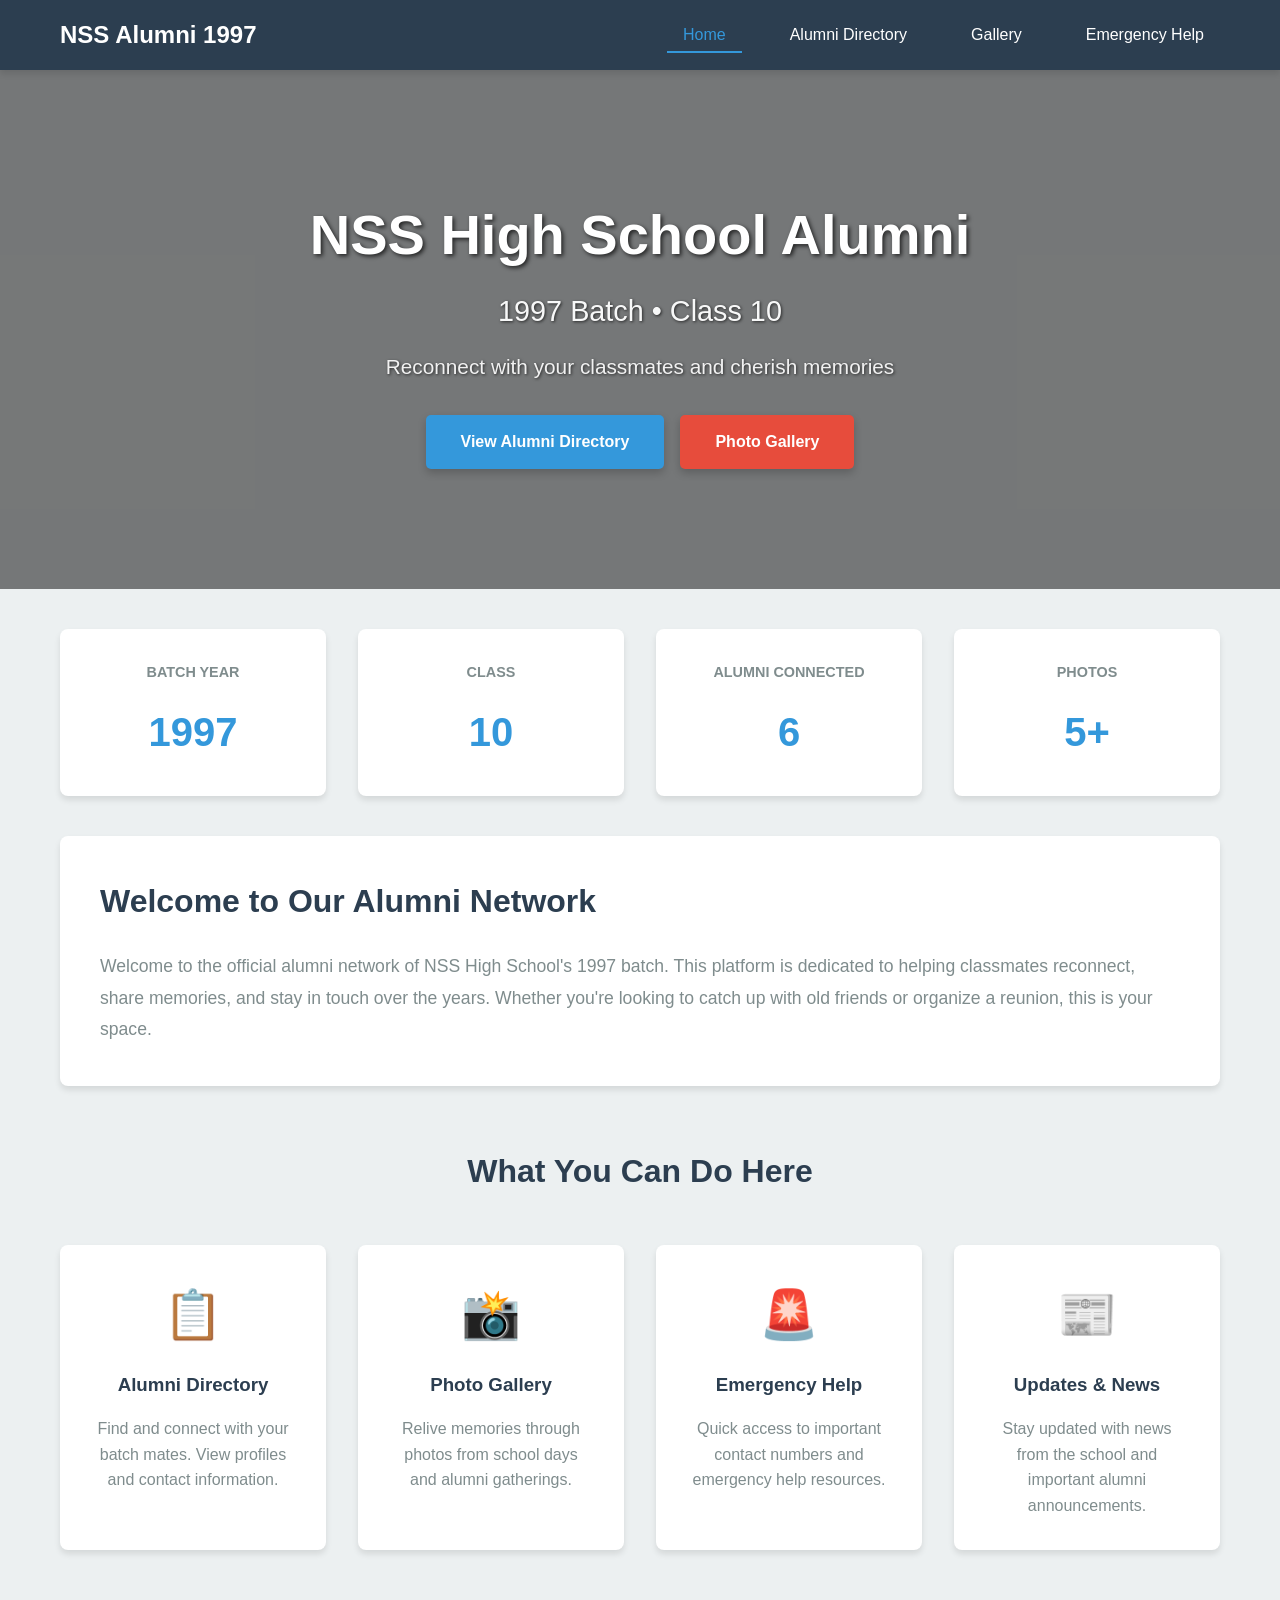
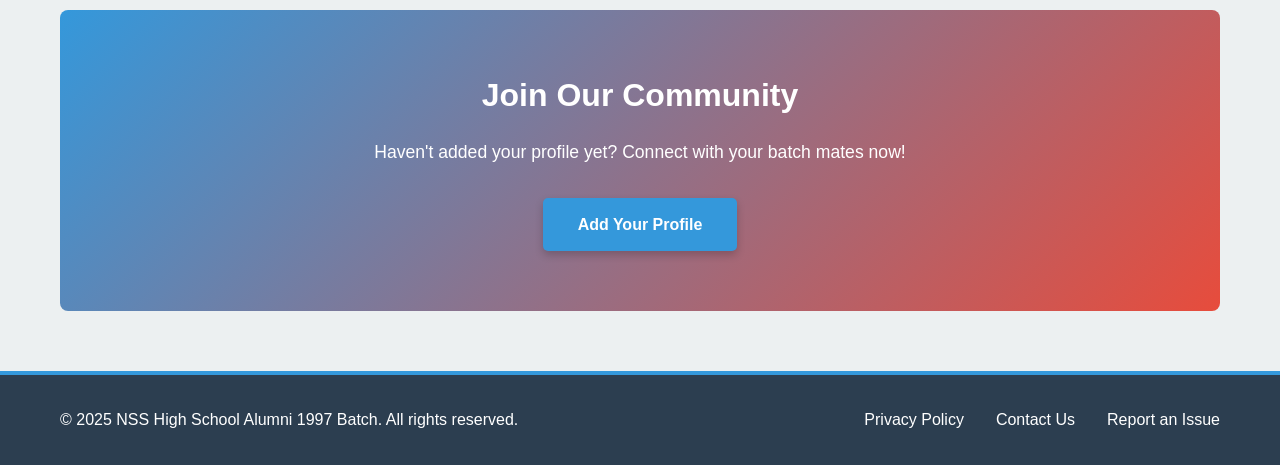
<file: index.html>
<!DOCTYPE html>
<html lang="en">
<head>
    <meta charset="UTF-8">
    <meta name="viewport" content="width=device-width, initial-scale=1.0">
    <title>NSS Alumni - 1997 Batch</title>
    <link rel="stylesheet" href="css/style.css">
</head>
<body>
    <!-- Navigation -->
    <nav class="navbar">
        <div class="container">
            <div class="logo">NSS Alumni 1997</div>
            <ul class="nav-links">
                <li><a href="index.html" class="active">Home</a></li>
                <li><a href="alumni-directory.html">Alumni Directory</a></li>
                <li><a href="gallery.html">Gallery</a></li>
                <li><a href="emergency-contacts.html">Emergency Help</a></li>
            </ul>
        </div>
    </nav>

    <!-- Hero Section with School Background -->
    <header class="hero" style="background-image: url('https://lh3.googleusercontent.com/gps-cs-s/APNQkAFYz4IyRVld45TRjJqYUSf6yYrfcVFNgWP-8FRZVk7A5KbQNHqug8asYA7JiuMoKFDiRvlHr9TeQgzfeVIiwol9nDiadaDcgwjrZmn5acUuZH1-QXqyb_sabl-X41OpJhSmyrLj=s1360-w1360-h1020'); background-size: cover; background-position: center; background-attachment: fixed;">
        <div class="hero-overlay"></div>
        <div class="hero-content">
            <h1>NSS High School Alumni</h1>
            <p class="tagline">1997 Batch • Class 10</p>
            <p class="subtitle">Reconnect with your classmates and cherish memories</p>
            <div class="hero-buttons">
                <a href="alumni-directory.html" class="btn btn-primary">View Alumni Directory</a>
                <a href="gallery.html" class="btn btn-secondary">Photo Gallery</a>
            </div>
        </div>
    </header>

    <!-- Main Content -->
    <main class="container">
        <!-- Quick Stats -->
        <section class="stats">
            <div class="stat-card">
                <h3>Batch Year</h3>
                <p class="stat-value">1997</p>
            </div>
            <div class="stat-card">
                <h3>Class</h3>
                <p class="stat-value">10</p>
            </div>
            <div class="stat-card">
                <h3>Alumni Connected</h3>
                <p class="stat-value" id="alumni-count">6</p>
            </div>
            <div class="stat-card">
                <h3>Photos</h3>
                <p class="stat-value" id="photo-count">5+</p>
            </div>
        </section>

        <!-- About Section -->
        <section class="about">
            <h2>Welcome to Our Alumni Network</h2>
            <p>
                Welcome to the official alumni network of NSS High School's 1997 batch. This platform is dedicated to 
                helping classmates reconnect, share memories, and stay in touch over the years. Whether you're looking 
                to catch up with old friends or organize a reunion, this is your space.
            </p>
        </section>

        <!-- Features Section -->
        <section class="features">
            <h2>What You Can Do Here</h2>
            <div class="feature-grid">
                <div class="feature-card">
                    <div class="feature-icon">📋</div>
                    <h3>Alumni Directory</h3>
                    <p>Find and connect with your batch mates. View profiles and contact information.</p>
                </div>
                <div class="feature-card">
                    <div class="feature-icon">📸</div>
                    <h3>Photo Gallery</h3>
                    <p>Relive memories through photos from school days and alumni gatherings.</p>
                </div>
                <div class="feature-card">
                    <div class="feature-icon">🚨</div>
                    <h3>Emergency Help</h3>
                    <p>Quick access to important contact numbers and emergency help resources.</p>
                </div>
                <div class="feature-card">
                    <div class="feature-icon">📰</div>
                    <h3>Updates & News</h3>
                    <p>Stay updated with news from the school and important alumni announcements.</p>
                </div>
            </div>
        </section>

        <!-- Call to Action -->
        <section class="cta">
            <h2>Join Our Community</h2>
            <p>Haven't added your profile yet? Connect with your batch mates now!</p>
            <a href="alumni-directory.html" class="btn btn-primary">Add Your Profile</a>
        </section>
    </main>

    <!-- Footer -->
    <footer class="footer">
        <div class="container">
            <p>&copy; 2025 NSS High School Alumni 1997 Batch. All rights reserved.</p>
            <div class="footer-links">
                <a href="#">Privacy Policy</a>
                <a href="#">Contact Us</a>
                <a href="#">Report an Issue</a>
            </div>
        </div>
    </footer>

    <script src="js/script.js"></script>
</body>
</html>
</file>
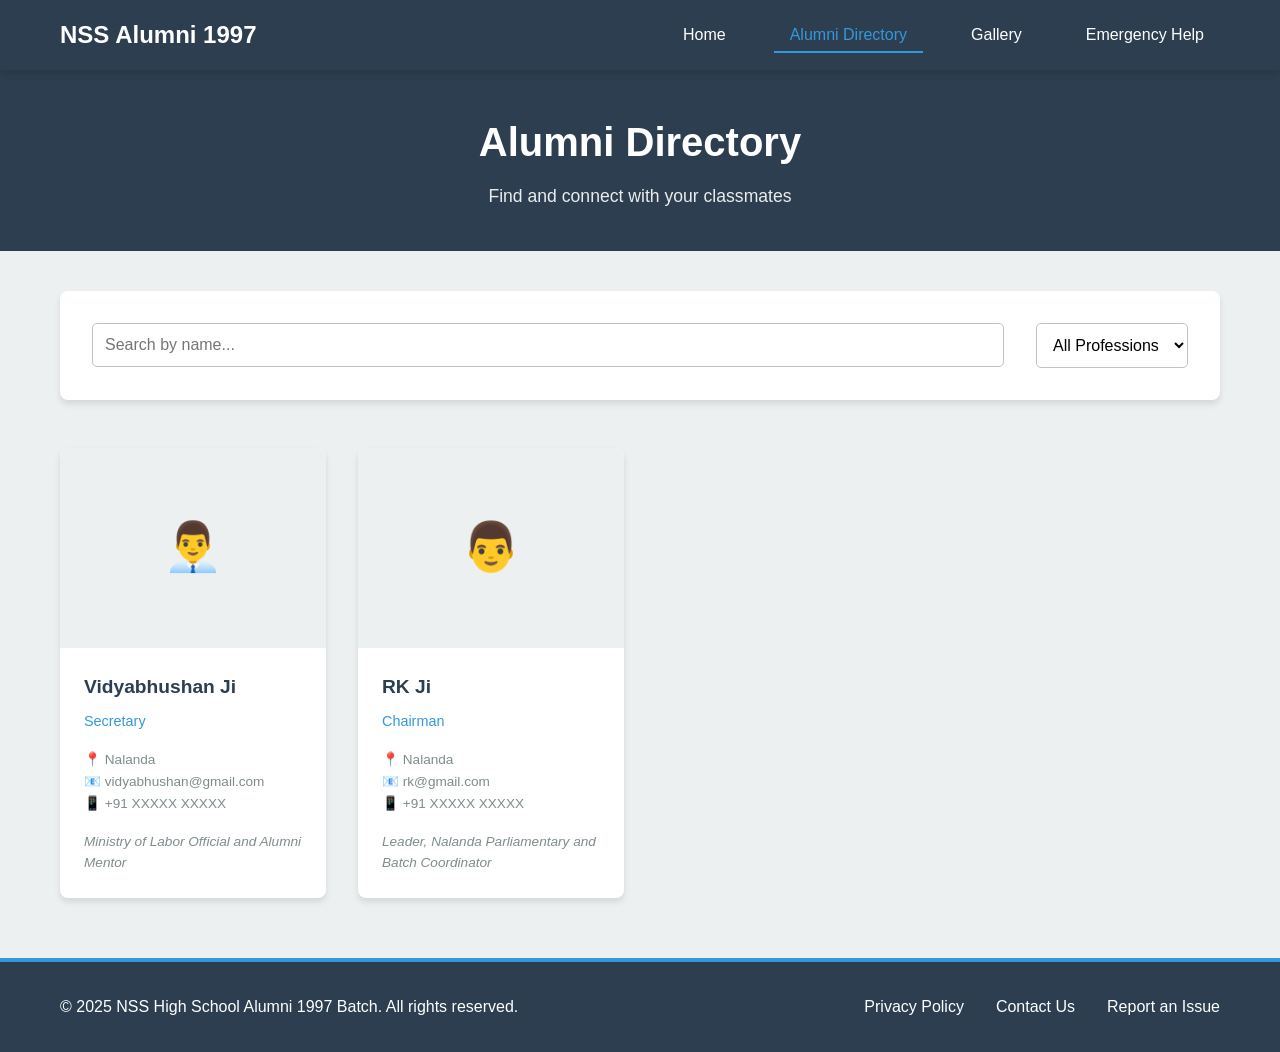
<file: alumni-directory.html>
<!DOCTYPE html>
<html lang="en">
<head>
    <meta charset="UTF-8">
    <meta name="viewport" content="width=device-width, initial-scale=1.0">
    <title>Alumni Directory - NSS Alumni 1997</title>
    <link rel="stylesheet" href="css/style.css">
</head>
<body>
    <!-- Navigation -->
    <nav class="navbar">
        <div class="container">
            <div class="logo">NSS Alumni 1997</div>
            <ul class="nav-links">
                <li><a href="index.html">Home</a></li>
                <li><a href="alumni-directory.html" class="active">Alumni Directory</a></li>
                <li><a href="gallery.html">Gallery</a></li>
                <li><a href="emergency-contacts.html">Emergency Help</a></li>
            </ul>
        </div>
    </nav>

    <!-- Page Header -->
    <header class="page-header">
        <h1>Alumni Directory</h1>
        <p>Find and connect with your classmates</p>
    </header>

    <main class="container">
        <!-- Search and Filter -->
        <section class="directory-controls">
            <div class="search-box">
                <input type="text" id="search-input" placeholder="Search by name..." class="search-input">
            </div>
            <div class="filter-options">
                <select id="filter-profession" class="filter-select">
                    <option value="">All Professions</option>
                    <option value="Engineer">Engineer</option>
                    <option value="Doctor">Doctor</option>
                    <option value="Teacher">Teacher</option>
                    <option value="Business">Business</option>
                    <option value="Other">Other</option>
                </select>
            </div>
        </section>

        <!-- Alumni Grid -->
        <section class="alumni-grid" id="alumni-grid">
            <!-- Alumni cards will be loaded here from JSON -->
        </section>

        <!-- No Results Message -->
        <section id="no-results" class="no-results" style="display: none;">
            <p>No alumni found matching your criteria.</p>
        </section>
    </main>

    <!-- Footer -->
    <footer class="footer">
        <div class="container">
            <p>&copy; 2025 NSS High School Alumni 1997 Batch. All rights reserved.</p>
            <div class="footer-links">
                <a href="#">Privacy Policy</a>
                <a href="#">Contact Us</a>
                <a href="#">Report an Issue</a>
            </div>
        </div>
    </footer>

    <script src="js/script.js"></script>
    <script src="js/alumni-directory.js"></script>
</body>
</html>
</file>
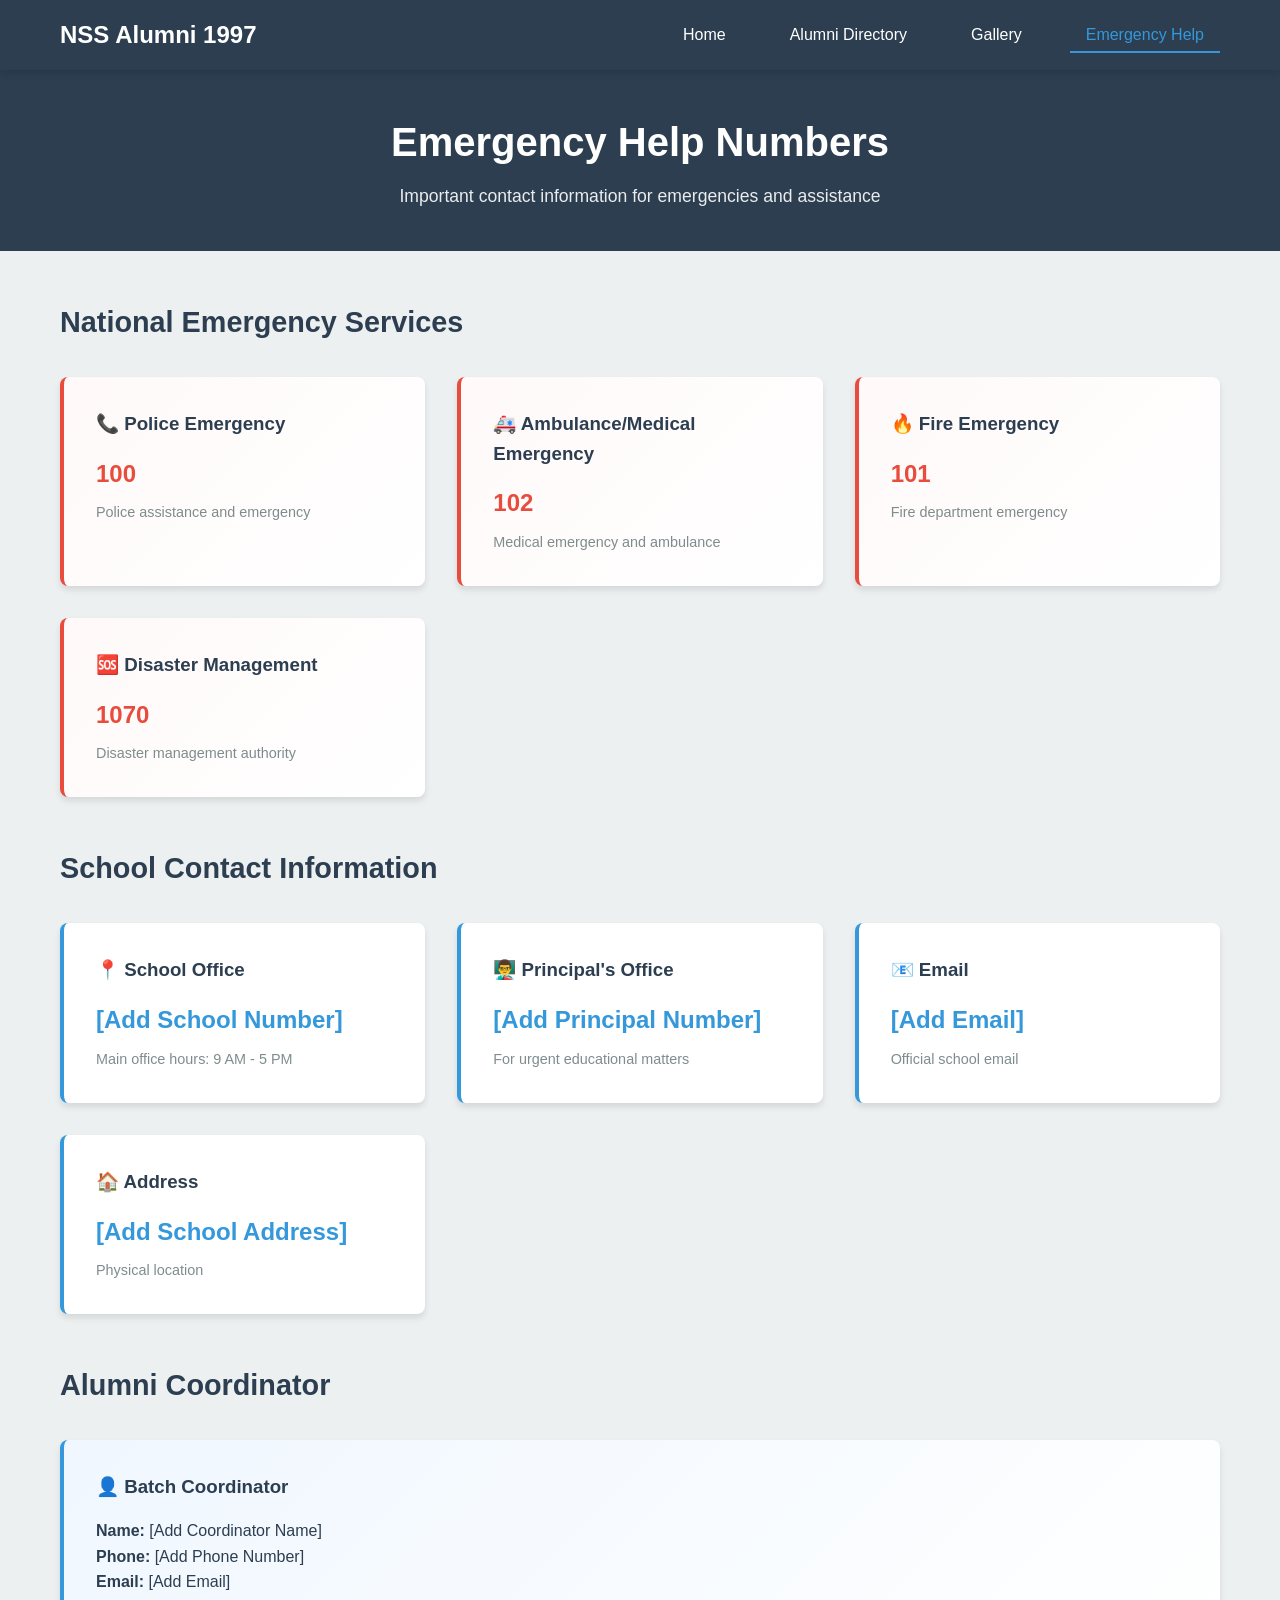
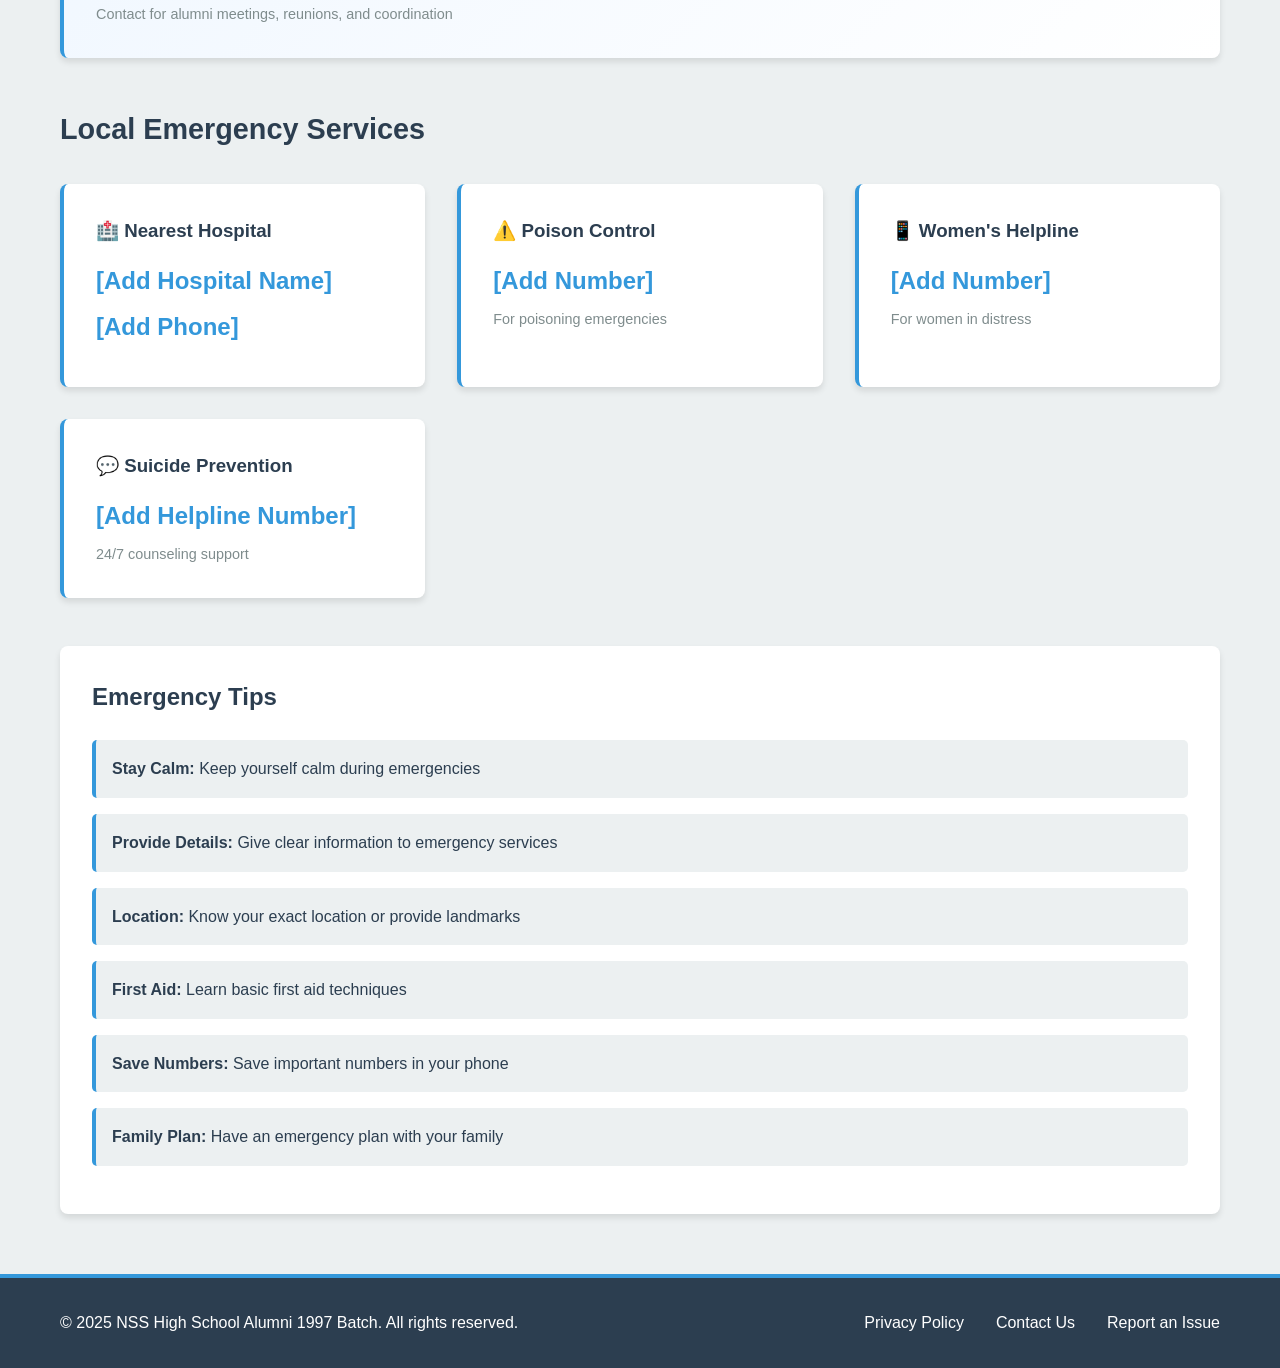
<file: emergency-contacts.html>
<!DOCTYPE html>
<html lang="en">
<head>
    <meta charset="UTF-8">
    <meta name="viewport" content="width=device-width, initial-scale=1.0">
    <title>Emergency Contacts - NSS Alumni 1997</title>
    <link rel="stylesheet" href="css/style.css">
</head>
<body>
    <!-- Navigation -->
    <nav class="navbar">
        <div class="container">
            <div class="logo">NSS Alumni 1997</div>
            <ul class="nav-links">
                <li><a href="index.html">Home</a></li>
                <li><a href="alumni-directory.html">Alumni Directory</a></li>
                <li><a href="gallery.html">Gallery</a></li>
                <li><a href="emergency-contacts.html" class="active">Emergency Help</a></li>
            </ul>
        </div>
    </nav>

    <!-- Page Header -->
    <header class="page-header">
        <h1>Emergency Help Numbers</h1>
        <p>Important contact information for emergencies and assistance</p>
    </header>

    <main class="container">
        <!-- Emergency Contacts Section -->
        <section class="contacts-section">
            <h2>National Emergency Services</h2>
            <div class="contacts-grid">
                <div class="contact-card emergency">
                    <h3>📞 Police Emergency</h3>
                    <p class="contact-number">100</p>
                    <p class="contact-desc">Police assistance and emergency</p>
                </div>
                <div class="contact-card emergency">
                    <h3>🚑 Ambulance/Medical Emergency</h3>
                    <p class="contact-number">102</p>
                    <p class="contact-desc">Medical emergency and ambulance</p>
                </div>
                <div class="contact-card emergency">
                    <h3>🔥 Fire Emergency</h3>
                    <p class="contact-number">101</p>
                    <p class="contact-desc">Fire department emergency</p>
                </div>
                <div class="contact-card emergency">
                    <h3>🆘 Disaster Management</h3>
                    <p class="contact-number">1070</p>
                    <p class="contact-desc">Disaster management authority</p>
                </div>
            </div>
        </section>

        <!-- School Contacts -->
        <section class="contacts-section">
            <h2>School Contact Information</h2>
            <div class="contacts-grid">
                <div class="contact-card">
                    <h3>📍 School Office</h3>
                    <p class="contact-number">[Add School Number]</p>
                    <p class="contact-desc">Main office hours: 9 AM - 5 PM</p>
                </div>
                <div class="contact-card">
                    <h3>👨‍🏫 Principal's Office</h3>
                    <p class="contact-number">[Add Principal Number]</p>
                    <p class="contact-desc">For urgent educational matters</p>
                </div>
                <div class="contact-card">
                    <h3>📧 Email</h3>
                    <p class="contact-number">[Add Email]</p>
                    <p class="contact-desc">Official school email</p>
                </div>
                <div class="contact-card">
                    <h3>🏠 Address</h3>
                    <p class="contact-number">[Add School Address]</p>
                    <p class="contact-desc">Physical location</p>
                </div>
            </div>
        </section>

        <!-- Alumni Coordinator -->
        <section class="contacts-section">
            <h2>Alumni Coordinator</h2>
            <div class="contact-card highlight">
                <h3>👤 Batch Coordinator</h3>
                <p><strong>Name:</strong> [Add Coordinator Name]</p>
                <p><strong>Phone:</strong> [Add Phone Number]</p>
                <p><strong>Email:</strong> [Add Email]</p>
                <p class="contact-desc">Contact for alumni meetings, reunions, and coordination</p>
            </div>
        </section>

        <!-- Local Services -->
        <section class="contacts-section">
            <h2>Local Emergency Services</h2>
            <div class="contacts-grid">
                <div class="contact-card">
                    <h3>🏥 Nearest Hospital</h3>
                    <p class="contact-number">[Add Hospital Name]</p>
                    <p class="contact-number">[Add Phone]</p>
                </div>
                <div class="contact-card">
                    <h3>⚠️ Poison Control</h3>
                    <p class="contact-number">[Add Number]</p>
                    <p class="contact-desc">For poisoning emergencies</p>
                </div>
                <div class="contact-card">
                    <h3>📱 Women's Helpline</h3>
                    <p class="contact-number">[Add Number]</p>
                    <p class="contact-desc">For women in distress</p>
                </div>
                <div class="contact-card">
                    <h3>💬 Suicide Prevention</h3>
                    <p class="contact-number">[Add Helpline Number]</p>
                    <p class="contact-desc">24/7 counseling support</p>
                </div>
            </div>
        </section>

        <!-- Tips Section -->
        <section class="info-section">
            <h2>Emergency Tips</h2>
            <ul class="tips-list">
                <li><strong>Stay Calm:</strong> Keep yourself calm during emergencies</li>
                <li><strong>Provide Details:</strong> Give clear information to emergency services</li>
                <li><strong>Location:</strong> Know your exact location or provide landmarks</li>
                <li><strong>First Aid:</strong> Learn basic first aid techniques</li>
                <li><strong>Save Numbers:</strong> Save important numbers in your phone</li>
                <li><strong>Family Plan:</strong> Have an emergency plan with your family</li>
            </ul>
        </section>
    </main>

    <!-- Footer -->
    <footer class="footer">
        <div class="container">
            <p>&copy; 2025 NSS High School Alumni 1997 Batch. All rights reserved.</p>
            <div class="footer-links">
                <a href="#">Privacy Policy</a>
                <a href="#">Contact Us</a>
                <a href="#">Report an Issue</a>
            </div>
        </div>
    </footer>

    <script src="js/script.js"></script>
</body>
</html>
</file>
<file: css/style.css>
/* ============================================
   NSS Alumni Website - Main Stylesheet
   ============================================ */

* {
    margin: 0;
    padding: 0;
    box-sizing: border-box;
}

:root {
    --primary-color: #2c3e50;
    --secondary-color: #3498db;
    --accent-color: #e74c3c;
    --success-color: #27ae60;
    --text-dark: #2c3e50;
    --text-light: #7f8c8d;
    --bg-light: #ecf0f1;
    --bg-white: #ffffff;
    --border-color: #bdc3c7;
    --shadow: 0 4px 6px rgba(0, 0, 0, 0.1);
    --transition: all 0.3s ease;
}

body {
    font-family: 'Segoe UI', Tahoma, Geneva, Verdana, sans-serif;
    line-height: 1.6;
    color: var(--text-dark);
    background-color: var(--bg-light);
}

.container {
    max-width: 1200px;
    margin: 0 auto;
    padding: 0 20px;
}

.navbar {
    background-color: var(--primary-color);
    padding: 1rem 0;
    box-shadow: var(--shadow);
    position: sticky;
    top: 0;
    z-index: 100;
}

.navbar .container {
    display: flex;
    justify-content: space-between;
    align-items: center;
}

.logo {
    font-size: 1.5rem;
    font-weight: bold;
    color: white;
}

.nav-links {
    display: flex;
    list-style: none;
    gap: 2rem;
}

.nav-links a {
    color: white;
    text-decoration: none;
    transition: var(--transition);
    padding: 0.5rem 1rem;
    border-bottom: 2px solid transparent;
}

.nav-links a:hover,
.nav-links a.active {
    border-bottom-color: var(--secondary-color);
    color: var(--secondary-color);
}

.hero {
    background-size: cover;
    background-position: center;
    background-attachment: fixed;
    color: white;
    padding: 120px 20px;
    text-align: center;
    position: relative;
    min-height: 500px;
    display: flex;
    align-items: center;
    justify-content: center;
}

.hero-overlay {
    position: absolute;
    top: 0;
    left: 0;
    right: 0;
    bottom: 0;
    background: rgba(0, 0, 0, 0.5);
    z-index: 1;
}

.hero-content {
    position: relative;
    z-index: 2;
}

.hero-content h1 {
    font-size: 3.5rem;
    margin-bottom: 0.5rem;
    text-shadow: 2px 2px 4px rgba(0, 0, 0, 0.7);
    font-weight: bold;
}

.tagline {
    font-size: 1.8rem;
    margin-bottom: 1rem;
    opacity: 0.95;
    text-shadow: 1px 1px 3px rgba(0, 0, 0, 0.7);
}

.subtitle {
    font-size: 1.3rem;
    margin-bottom: 2rem;
    opacity: 0.9;
    text-shadow: 1px 1px 3px rgba(0, 0, 0, 0.7);
}

.hero-buttons {
    display: flex;
    gap: 1rem;
    justify-content: center;
    flex-wrap: wrap;
}

.btn {
    padding: 14px 35px;
    border: none;
    border-radius: 5px;
    cursor: pointer;
    text-decoration: none;
    font-size: 1rem;
    font-weight: 600;
    transition: var(--transition);
    display: inline-block;
    box-shadow: 0 4px 8px rgba(0, 0, 0, 0.2);
}

.btn-primary {
    background-color: var(--secondary-color);
    color: white;
}

.btn-primary:hover {
    background-color: #2980b9;
    transform: translateY(-3px);
    box-shadow: 0 6px 12px rgba(0, 0, 0, 0.3);
}

.btn-secondary {
    background-color: var(--accent-color);
    color: white;
}

.btn-secondary:hover {
    background-color: #c0392b;
    transform: translateY(-3px);
    box-shadow: 0 6px 12px rgba(0, 0, 0, 0.3);
}

.page-header {
    background-color: var(--primary-color);
    color: white;
    padding: 40px 20px;
    text-align: center;
    margin-bottom: 40px;
}

.page-header h1 {
    font-size: 2.5rem;
    margin-bottom: 0.5rem;
}

.page-header p {
    font-size: 1.1rem;
    opacity: 0.9;
}

.stats {
    display: grid;
    grid-template-columns: repeat(auto-fit, minmax(200px, 1fr));
    gap: 2rem;
    margin: 40px 0;
}

.stat-card {
    background: white;
    padding: 2rem;
    border-radius: 8px;
    text-align: center;
    box-shadow: var(--shadow);
    transition: var(--transition);
}

.stat-card:hover {
    transform: translateY(-5px);
    box-shadow: 0 8px 12px rgba(0, 0, 0, 0.15);
}

.stat-card h3 {
    color: var(--text-light);
    font-size: 0.9rem;
    margin-bottom: 1rem;
    text-transform: uppercase;
}

.stat-value {
    font-size: 2.5rem;
    font-weight: bold;
    color: var(--secondary-color);
}

.about {
    background: white;
    padding: 40px;
    border-radius: 8px;
    margin: 40px 0;
    box-shadow: var(--shadow);
}

.about h2 {
    color: var(--primary-color);
    margin-bottom: 1.5rem;
    font-size: 2rem;
}

.about p {
    color: var(--text-light);
    line-height: 1.8;
    font-size: 1.1rem;
}

.features {
    margin: 60px 0;
}

.features h2 {
    color: var(--primary-color);
    text-align: center;
    margin-bottom: 3rem;
    font-size: 2rem;
}

.feature-grid {
    display: grid;
    grid-template-columns: repeat(auto-fit, minmax(250px, 1fr));
    gap: 2rem;
}

.feature-card {
    background: white;
    padding: 2rem;
    border-radius: 8px;
    text-align: center;
    box-shadow: var(--shadow);
    transition: var(--transition);
}

.feature-card:hover {
    transform: translateY(-10px);
    box-shadow: 0 8px 12px rgba(0, 0, 0, 0.15);
}

.feature-icon {
    font-size: 3rem;
    margin-bottom: 1rem;
}

.feature-card h3 {
    color: var(--primary-color);
    margin-bottom: 1rem;
}

.feature-card p {
    color: var(--text-light);
}

.cta {
    background: linear-gradient(135deg, var(--secondary-color) 0%, var(--accent-color) 100%);
    color: white;
    padding: 60px 40px;
    border-radius: 8px;
    text-align: center;
    margin: 60px 0;
}

.cta h2 {
    font-size: 2rem;
    margin-bottom: 1rem;
}

.cta p {
    font-size: 1.1rem;
    margin-bottom: 2rem;
}

.directory-controls {
    display: flex;
    gap: 2rem;
    margin-bottom: 3rem;
    flex-wrap: wrap;
    background: white;
    padding: 2rem;
    border-radius: 8px;
    box-shadow: var(--shadow);
}

.search-box {
    flex: 1;
    min-width: 250px;
}

.search-input {
    width: 100%;
    padding: 12px;
    border: 1px solid var(--border-color);
    border-radius: 5px;
    font-size: 1rem;
}

.filter-options {
    display: flex;
    gap: 1rem;
}

.filter-select {
    padding: 12px;
    border: 1px solid var(--border-color);
    border-radius: 5px;
    font-size: 1rem;
    background: white;
}

.alumni-grid {
    display: grid;
    grid-template-columns: repeat(auto-fill, minmax(250px, 1fr));
    gap: 2rem;
    margin-bottom: 3rem;
}

.alumni-card {
    background: white;
    border-radius: 8px;
    overflow: hidden;
    box-shadow: var(--shadow);
    transition: var(--transition);
    cursor: pointer;
}

.alumni-card:hover {
    transform: translateY(-5px);
    box-shadow: 0 8px 12px rgba(0, 0, 0, 0.15);
}

.alumni-image {
    width: 100%;
    height: 200px;
    background-color: var(--bg-light);
    display: flex;
    align-items: center;
    justify-content: center;
    font-size: 3rem;
}

.alumni-info {
    padding: 1.5rem;
}

.alumni-name {
    font-size: 1.2rem;
    font-weight: bold;
    color: var(--primary-color);
    margin-bottom: 0.5rem;
}

.alumni-profession {
    color: var(--secondary-color);
    font-size: 0.9rem;
    margin-bottom: 1rem;
}

.alumni-contact {
    font-size: 0.85rem;
    color: var(--text-light);
}

.gallery-filters {
    display: flex;
    gap: 1rem;
    margin-bottom: 3rem;
    flex-wrap: wrap;
    justify-content: center;
}

.filter-btn {
    padding: 10px 20px;
    border: 2px solid var(--border-color);
    background: white;
    color: var(--text-dark);
    border-radius: 5px;
    cursor: pointer;
    transition: var(--transition);
}

.filter-btn.active,
.filter-btn:hover {
    background: var(--secondary-color);
    color: white;
    border-color: var(--secondary-color);
}

.gallery-grid {
    display: grid;
    grid-template-columns: repeat(auto-fill, minmax(250px, 1fr));
    gap: 1.5rem;
    margin-bottom: 3rem;
}

.gallery-item {
    border-radius: 8px;
    overflow: hidden;
    box-shadow: var(--shadow);
    cursor: pointer;
    transition: var(--transition);
    aspect-ratio: 1/1;
}

.gallery-item:hover {
    transform: scale(1.05);
}

.gallery-image-wrapper {
    width: 100%;
    height: 100%;
    position: relative;
    overflow: hidden;
}

.gallery-img {
    width: 100%;
    height: 100%;
    object-fit: cover;
    transition: var(--transition);
}

.gallery-item:hover .gallery-img {
    transform: scale(1.1);
}

.gallery-overlay {
    position: absolute;
    bottom: 0;
    left: 0;
    right: 0;
    background: rgba(0, 0, 0, 0.6);
    color: white;
    padding: 1rem;
    text-align: center;
}

.gallery-placeholder {
    width: 100%;
    height: 100%;
    background: linear-gradient(135deg, var(--bg-light) 0%, #d4dce6 100%);
    display: flex;
    flex-direction: column;
    align-items: center;
    justify-content: center;
    text-align: center;
    color: var(--text-light);
}

.gallery-placeholder p {
    margin: 0.5rem 0;
}

.gallery-placeholder .small {
    font-size: 0.85rem;
    opacity: 0.7;
}

.upload-section {
    background: white;
    padding: 3rem;
    border-radius: 8px;
    box-shadow: var(--shadow);
    text-align: center;
    margin: 3rem 0;
}

.upload-section h2 {
    color: var(--primary-color);
    margin-bottom: 1rem;
}

.upload-area {
    margin-top: 2rem;
}

.upload-label {
    display: block;
    padding: 3rem;
    border: 2px dashed var(--border-color);
    border-radius: 8px;
    cursor: pointer;
    transition: var(--transition);
    background-color: var(--bg-light);
}

.upload-label:hover {
    border-color: var(--secondary-color);
    background-color: #f0f7ff;
}

#photo-upload {
    display: none;
}

.upload-message {
    margin-top: 1rem;
    padding: 1rem;
    border-radius: 5px;
    font-weight: 500;
}

.upload-message.success {
    background-color: #d4edda;
    color: #155724;
    border: 1px solid #c3e6cb;
}

.upload-message.error {
    background-color: #f8d7da;
    color: #721c24;
    border: 1px solid #f5c6cb;
}

.gallery-info {
    background: white;
    padding: 2rem;
    border-radius: 8px;
    box-shadow: var(--shadow);
    margin: 3rem 0;
}

.gallery-info h3 {
    color: var(--primary-color);
    margin-bottom: 1.5rem;
}

.gallery-info ul {
    list-style-position: inside;
    color: var(--text-light);
}

.gallery-info li {
    margin-bottom: 1rem;
    line-height: 1.6;
}

.image-modal {
    position: fixed;
    z-index: 1000;
    left: 0;
    top: 0;
    width: 100%;
    height: 100%;
    background-color: rgba(0, 0, 0, 0.8);
    display: flex;
    align-items: center;
    justify-content: center;
}

.modal-content {
    position: relative;
    max-width: 90vw;
    max-height: 90vh;
}

.modal-content img {
    width: 100%;
    height: auto;
    max-height: 85vh;
    object-fit: contain;
}

.close-modal {
    position: absolute;
    top: -40px;
    right: 0;
    color: white;
    font-size: 40px;
    font-weight: bold;
    cursor: pointer;
    transition: var(--transition);
}

.close-modal:hover {
    color: var(--secondary-color);
}

.contacts-section {
    margin: 3rem 0;
}

.contacts-section h2 {
    color: var(--primary-color);
    margin-bottom: 2rem;
    font-size: 1.8rem;
}

.contacts-grid {
    display: grid;
    grid-template-columns: repeat(auto-fit, minmax(280px, 1fr));
    gap: 2rem;
    margin-bottom: 2rem;
}

.contact-card {
    background: white;
    padding: 2rem;
    border-radius: 8px;
    box-shadow: var(--shadow);
    border-left: 4px solid var(--secondary-color);
}

.contact-card.emergency {
    border-left-color: var(--accent-color);
    background: linear-gradient(135deg, #fff9f9 0%, white 100%);
}

.contact-card.highlight {
    background: linear-gradient(135deg, #f0f7ff 0%, white 100%);
    border-left-color: var(--secondary-color);
}

.contact-card h3 {
    color: var(--primary-color);
    margin-bottom: 1rem;
}

.contact-number {
    font-size: 1.5rem;
    font-weight: bold;
    color: var(--secondary-color);
    margin: 0.5rem 0;
}

.contact-card.emergency .contact-number {
    color: var(--accent-color);
}

.contact-desc {
    color: var(--text-light);
    font-size: 0.9rem;
    margin-top: 0.5rem;
}

.info-section {
    background: white;
    padding: 2rem;
    border-radius: 8px;
    box-shadow: var(--shadow);
    margin: 3rem 0;
}

.info-section h2 {
    color: var(--primary-color);
    margin-bottom: 1.5rem;
}

.tips-list {
    list-style: none;
}

.tips-list li {
    padding: 1rem;
    margin-bottom: 1rem;
    background: var(--bg-light);
    border-radius: 5px;
    border-left: 4px solid var(--secondary-color);
}

.tips-list strong {
    color: var(--primary-color);
}

.no-results {
    background: white;
    padding: 4rem;
    border-radius: 8px;
    text-align: center;
    box-shadow: var(--shadow);
    color: var(--text-light);
    font-size: 1.2rem;
}

.footer {
    background-color: var(--primary-color);
    color: white;
    padding: 2rem 0;
    margin-top: 60px;
    border-top: 4px solid var(--secondary-color);
}

.footer .container {
    display: flex;
    justify-content: space-between;
    align-items: center;
    flex-wrap: wrap;
    gap: 1rem;
}

.footer-links {
    display: flex;
    gap: 2rem;
}

.footer-links a {
    color: white;
    text-decoration: none;
    transition: var(--transition);
}

.footer-links a:hover {
    color: var(--secondary-color);
}

@media (max-width: 768px) {
    .nav-links {
        gap: 1rem;
    }
    .hero-content h1 {
        font-size: 2rem;
    }
    .tagline {
        font-size: 1.2rem;
    }
    .hero-buttons {
        flex-direction: column;
        align-items: center;
    }
    .btn {
        width: 100%;
        max-width: 300px;
    }
    .directory-controls {
        flex-direction: column;
    }
    .footer .container {
        flex-direction: column;
        text-align: center;
    }
    .stats {
        grid-template-columns: repeat(2, 1fr);
    }
    .feature-grid,
    .contacts-grid {
        grid-template-columns: 1fr;
    }
}

@media (max-width: 480px) {
    .logo {
        font-size: 1.2rem;
    }
    .nav-links {
        gap: 0.5rem;
    }
    .nav-links a {
        padding: 0.5rem 0.75rem;
        font-size: 0.85rem;
    }
    .hero {
        padding: 80px 20px;
        min-height: 400px;
    }
    .hero-content h1 {
        font-size: 1.5rem;
    }
    .page-header h1 {
        font-size: 1.8rem;
    }
    .stats {
        grid-template-columns: 1fr;
    }
    .about,
    .cta,
    .upload-section,
    .info-section {
        padding: 1.5rem;
    }
}
</file>
